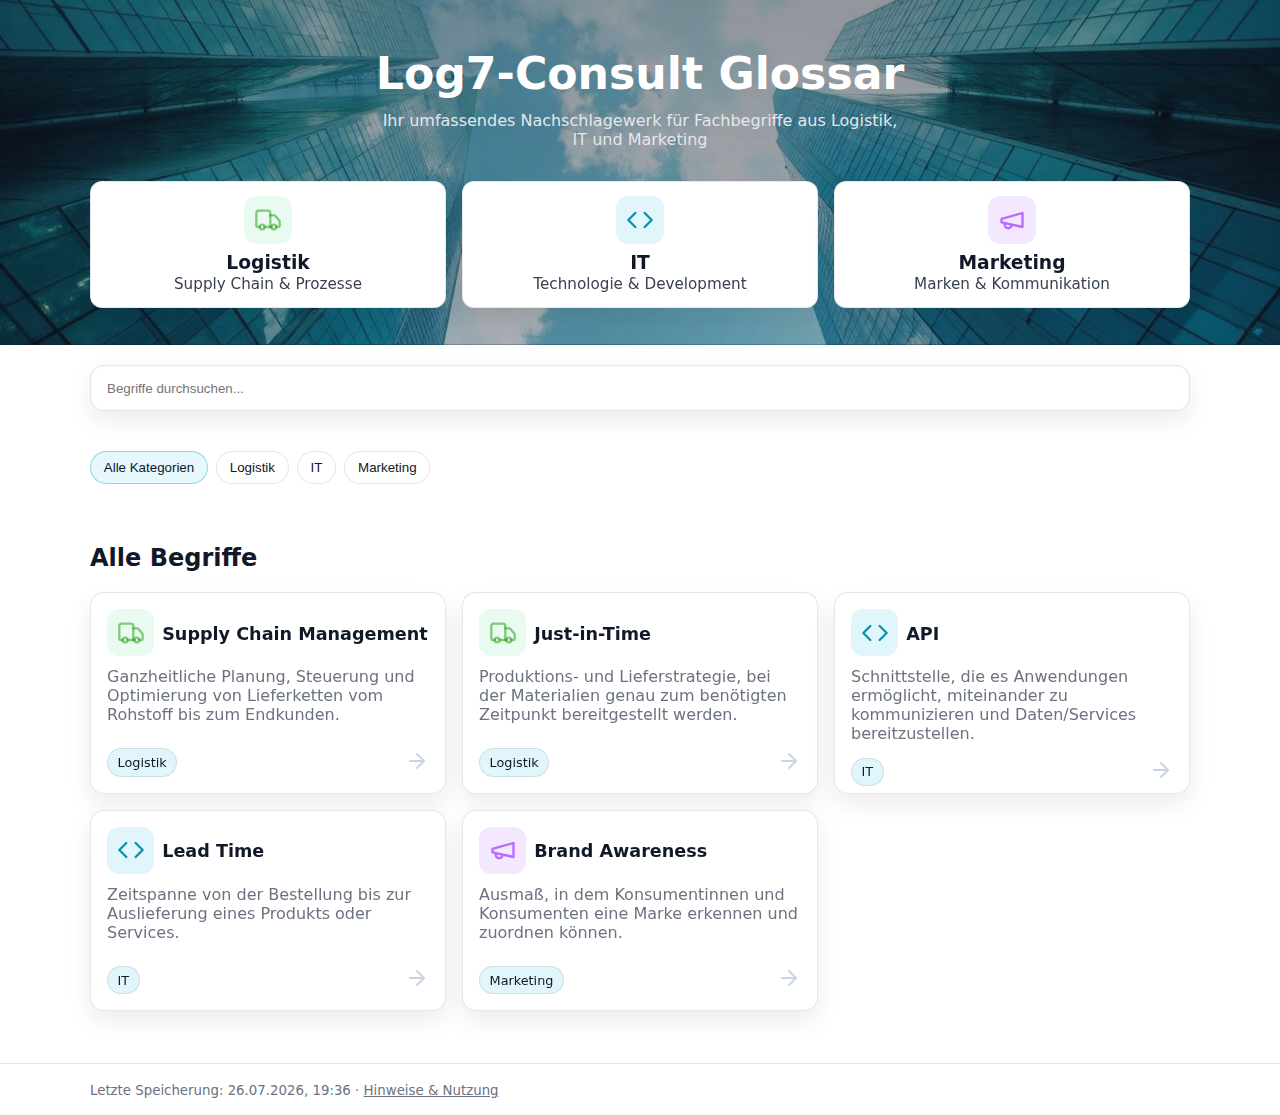
<file: docs/index.html>
<!doctype html>
<html lang="de">
<head>
  <meta charset="utf-8" />
  <meta name="viewport" content="width=device-width, initial-scale=1" />
  <meta name="color-scheme" content="light dark" />
  <title>Glossar – Logistik, IT & Marketing</title>
  <meta name="description" content="Glossar mit Begriffen aus Logistik, IT und Marketing – inklusive Suche, Filter und Detailseiten." />
  <link rel="icon" href="assets/images/favicon.ico" type="image/x-icon" />
  <link rel="stylesheet" href="css/styles.css" />
  <script defer src="js/glossar.js"></script>
</head>
<body>
  <a class="skip-link" href="#hauptinhalt">Zum Inhalt springen</a>

  <header class="site-header" role="banner">
    <div class="container header-inner hero">
      <h1 class="hero-title">Log7-Consult Glossar</h1>
      <p class="hero-subtitle">Ihr umfassendes Nachschlagewerk für Fachbegriffe aus Logistik, IT und Marketing</p>

      <div class="hero-categories" aria-label="Kategorien Überblick">
        <div class="hero-card">
          <div class="hero-icon" hero-icon="logistik" aria-hidden="true">
            <svg xmlns="http://www.w3.org/2000/svg" width="28" height="28" viewBox="0 0 24 24" fill="none" stroke="currentColor" stroke-width="2" stroke-linecap="round" stroke-linejoin="round"><path d="M14 18V6a2 2 0 0 0-2-2H4a2 2 0 0 0-2 2v11a1 1 0 0 0 1 1h2"></path><path d="M15 18H9"></path><path d="M19 18h2a1 1 0 0 0 1-1v-3.65a1 1 0 0 0-.22-.624l-3.48-4.35A1 1 0 0 0 17.52 8H14"></path><circle cx="17" cy="18" r="2"></circle><circle cx="7" cy="18" r="2"></circle></svg>
          </div>
          <h3 class="hero-card-title">Logistik</h3>
          <p class="hero-card-desc">Supply Chain & Prozesse</p>
        </div>

        <div class="hero-card">
          <div class="hero-icon" hero-icon="it" aria-hidden="true">
            <svg xmlns="http://www.w3.org/2000/svg" width="28" height="28" viewBox="0 0 24 24" fill="none" stroke="currentColor" stroke-width="2" stroke-linecap="round" stroke-linejoin="round"><polyline points="16 18 22 12 16 6"></polyline><polyline points="8 6 2 12 8 18"></polyline></svg>
          </div>
          <h3 class="hero-card-title">IT</h3>
          <p class="hero-card-desc">Technologie & Development</p>
        </div>

        <div class="hero-card">
          <div class="hero-icon" hero-icon="marketing" aria-hidden="true">
            <svg xmlns="http://www.w3.org/2000/svg" width="28" height="28" viewBox="0 0 24 24" fill="none" stroke="currentColor" stroke-width="2" stroke-linecap="round" stroke-linejoin="round"><path d="m3 11 18-5v12L3 14v-3z"></path><path d="M11.6 16.8a3 3 0 1 1-5.8-1.6"></path></svg>
          </div>
          <h3 class="hero-card-title">Marketing</h3>
          <p class="hero-card-desc">Marken & Kommunikation</p>
        </div>
      </div>
    </div>
  </header>

  <main id="hauptinhalt" class="container" role="main">
    <section id="suche" class="search-section" aria-labelledby="suche-ueberschrift">
      <div class="search-controls">
        <input id="suchfeld" type="search" inputmode="search" placeholder="Begriffe durchsuchen..." aria-describedby="suche-hinweis suche-status" autocomplete="off" />
        <div id="suche-status" class="sr-only" role="status" aria-live="polite"></div>
      </div>
    </section>

    <section id="kategorien" class="filter-section" aria-labelledby="filter-ueberschrift">
      <div class="filter-controls" role="group" aria-label="Kategorie-Filter">
        <button class="filter-btn is-active" data-category="alle" aria-pressed="true">Alle Kategorien</button>
        <button class="filter-btn" data-category="logistik" aria-pressed="false">Logistik</button>
        <button class="filter-btn" data-category="it" aria-pressed="false">IT</button>
        <button class="filter-btn" data-category="marketing" aria-pressed="false">Marketing</button>
      </div>
    </section>

    <section id="begriffe" class="terms-section" aria-labelledby="begriffe-ueberschrift">
      <h2 id="begriffe-ueberschrift">Alle Begriffe</h2>
      <ul class="card-grid" id="termListe">
        <li class="card" data-category="logistik">
          <a href="begriffe/supply-chain-management.html" class="card-link">
            <div class="card-title-row">
              <div class="hero-icon" hero-icon="logistik" aria-hidden="true">
                <svg xmlns="http://www.w3.org/2000/svg" width="28" height="28" viewBox="0 0 24 24" fill="none" stroke="currentColor" stroke-width="2" stroke-linecap="round" stroke-linejoin="round"><path d="M14 18V6a2 2 0 0 0-2-2H4a2 2 0 0 0-2 2v11a1 1 0 0 0 1 1h2"></path><path d="M15 18H9"></path><path d="M19 18h2a1 1 0 0 0 1-1v-3.65a1 1 0 0 0-.22-.624l-3.48-4.35A1 1 0 0 0 17.52 8H14"></path><circle cx="17" cy="18" r="2"></circle><circle cx="7" cy="18" r="2"></circle></svg>
              </div>
              <h3 class="term-title">Supply Chain Management</h3>
            </div>
            <p class="term-description">Ganzheitliche Planung, Steuerung und Optimierung von Lieferketten vom Rohstoff bis zum Endkunden.</p>
            <div class="card-bottom-row">
              <div class="term-meta">
                <span class="chip" data-chip="logistik">Logistik</span>
              </div>
              <span class="card-arrow" aria-hidden="true">
                <svg width="24" height="24" viewBox="0 0 24 24" fill="none" stroke="currentColor" stroke-width="2" stroke-linecap="round" stroke-linejoin="round"><line x1="5" y1="12" x2="19" y2="12"></line><polyline points="12 5 19 12 12 19"></polyline></svg>
              </span>
            </div>
          </a>
        </li>
        <li class="card" data-category="logistik">
          <a href="begriffe/just-in-time.html" class="card-link">
            <div class="card-title-row">
              <div class="hero-icon" hero-icon="logistik" aria-hidden="true">
                <svg xmlns="http://www.w3.org/2000/svg" width="28" height="28" viewBox="0 0 24 24" fill="none" stroke="currentColor" stroke-width="2" stroke-linecap="round" stroke-linejoin="round"><path d="M14 18V6a2 2 0 0 0-2-2H4a2 2 0 0 0-2 2v11a1 1 0 0 0 1 1h2"></path><path d="M15 18H9"></path><path d="M19 18h2a1 1 0 0 0 1-1v-3.65a1 1 0 0 0-.22-.624l-3.48-4.35A1 1 0 0 0 17.52 8H14"></path><circle cx="17" cy="18" r="2"></circle><circle cx="7" cy="18" r="2"></circle></svg>
              </div>
              <h3 class="term-title">Just-in-Time</h3>
            </div>
            <p class="term-description">Produktions- und Lieferstrategie, bei der Materialien genau zum benötigten Zeitpunkt bereitgestellt werden.</p>
            <div class="card-bottom-row">
              <div class="term-meta">
                <span class="chip" data-chip="logistik">Logistik</span>
              </div>
              <span class="card-arrow" aria-hidden="true">
                <svg width="24" height="24" viewBox="0 0 24 24" fill="none" stroke="currentColor" stroke-width="2" stroke-linecap="round" stroke-linejoin="round"><line x1="5" y1="12" x2="19" y2="12"></line><polyline points="12 5 19 12 12 19"></polyline></svg>
              </span>
            </div>
          </a>
        </li>
        <li class="card" data-category="it">
          <a href="begriffe/api.html" class="card-link">
            <div class="card-title-row">
              <div class="hero-icon" hero-icon="it" aria-hidden="true">
                <svg xmlns="http://www.w3.org/2000/svg" width="28" height="28" viewBox="0 0 24 24" fill="none" stroke="currentColor" stroke-width="2" stroke-linecap="round" stroke-linejoin="round"><polyline points="16 18 22 12 16 6"></polyline><polyline points="8 6 2 12 8 18"></polyline></svg>
              </div>
              <h3 class="term-title">API</h3>
            </div>
            <p class="term-description">Schnittstelle, die es Anwendungen ermöglicht, miteinander zu kommunizieren und Daten/Services bereitzustellen.</p>
            <div class="card-bottom-row">
              <div class="term-meta">
                <span class="chip" data-chip="it">IT</span>
              </div>
              <span class="card-arrow" aria-hidden="true">
                <svg width="24" height="24" viewBox="0 0 24 24" fill="none" stroke="currentColor" stroke-width="2" stroke-linecap="round" stroke-linejoin="round"><line x1="5" y1="12" x2="19" y2="12"></line><polyline points="12 5 19 12 12 19"></polyline></svg>
              </span>
            </div>
          </a>
        </li>
        <li class="card" data-category="it">
          <a href="begriffe/lead-time.html" class="card-link">
            <div class="card-title-row">
              <div class="hero-icon" hero-icon="it" aria-hidden="true">
                <svg xmlns="http://www.w3.org/2000/svg" width="28" height="28" viewBox="0 0 24 24" fill="none" stroke="currentColor" stroke-width="2" stroke-linecap="round" stroke-linejoin="round"><polyline points="16 18 22 12 16 6"></polyline><polyline points="8 6 2 12 8 18"></polyline></svg>
              </div>
              <h3 class="term-title">Lead Time</h3>
            </div>
            <p class="term-description">Zeitspanne von der Bestellung bis zur Auslieferung eines Produkts oder Services.</p>
            <div class="card-bottom-row">
              <div class="term-meta">
                <span class="chip" data-chip="it">IT</span>
              </div>
              <span class="card-arrow" aria-hidden="true">
                <svg width="24" height="24" viewBox="0 0 24 24" fill="none" stroke="currentColor" stroke-width="2" stroke-linecap="round" stroke-linejoin="round"><line x1="5" y1="12" x2="19" y2="12"></line><polyline points="12 5 19 12 12 19"></polyline></svg>
              </span>
            </div>
          </a>
        </li>
        <li class="card" data-category="marketing">
          <a href="begriffe/brand-awareness.html" class="card-link">
            <div class="card-title-row">
              <div class="hero-icon" hero-icon="marketing" aria-hidden="true">
                <svg xmlns="http://www.w3.org/2000/svg" width="28" height="28" viewBox="0 0 24 24" fill="none" stroke="currentColor" stroke-width="2" stroke-linecap="round" stroke-linejoin="round"><path d="m3 11 18-5v12L3 14v-3z"></path><path d="M11.6 16.8a3 3 0 1 1-5.8-1.6"></path></svg>
              </div>
              <h3 class="term-title">Brand Awareness</h3>
            </div>
            <p class="term-description">Ausmaß, in dem Konsumentinnen und Konsumenten eine Marke erkennen und zuordnen können.</p>
            <div class="card-bottom-row">
              <div class="term-meta">
                <span class="chip" data-chip="marketing">Marketing</span>
              </div>
              <span class="card-arrow" aria-hidden="true">
                <svg width="24" height="24" viewBox="0 0 24 24" fill="none" stroke="currentColor" stroke-width="2" stroke-linecap="round" stroke-linejoin="round"><line x1="5" y1="12" x2="19" y2="12"></line><polyline points="12 5 19 12 12 19"></polyline></svg>
              </span>
            </div>
          </a>
        </li>
      </ul>
      <p class="no-results" hidden>Keine Treffer. Bitte Suchbegriff anpassen oder Filter zurücksetzen.</p>
    </section>
  </main>

  <footer class="site-footer" role="contentinfo">
    <div class="container">
      <small>
        Letzte Speicherung: <time id="lastUpdated" datetime=""></time>
        <span aria-hidden="true">·</span>
        <a href="README.md">Hinweise & Nutzung</a>
      </small>
    </div>
  </footer>
</body>
</html>
</file>
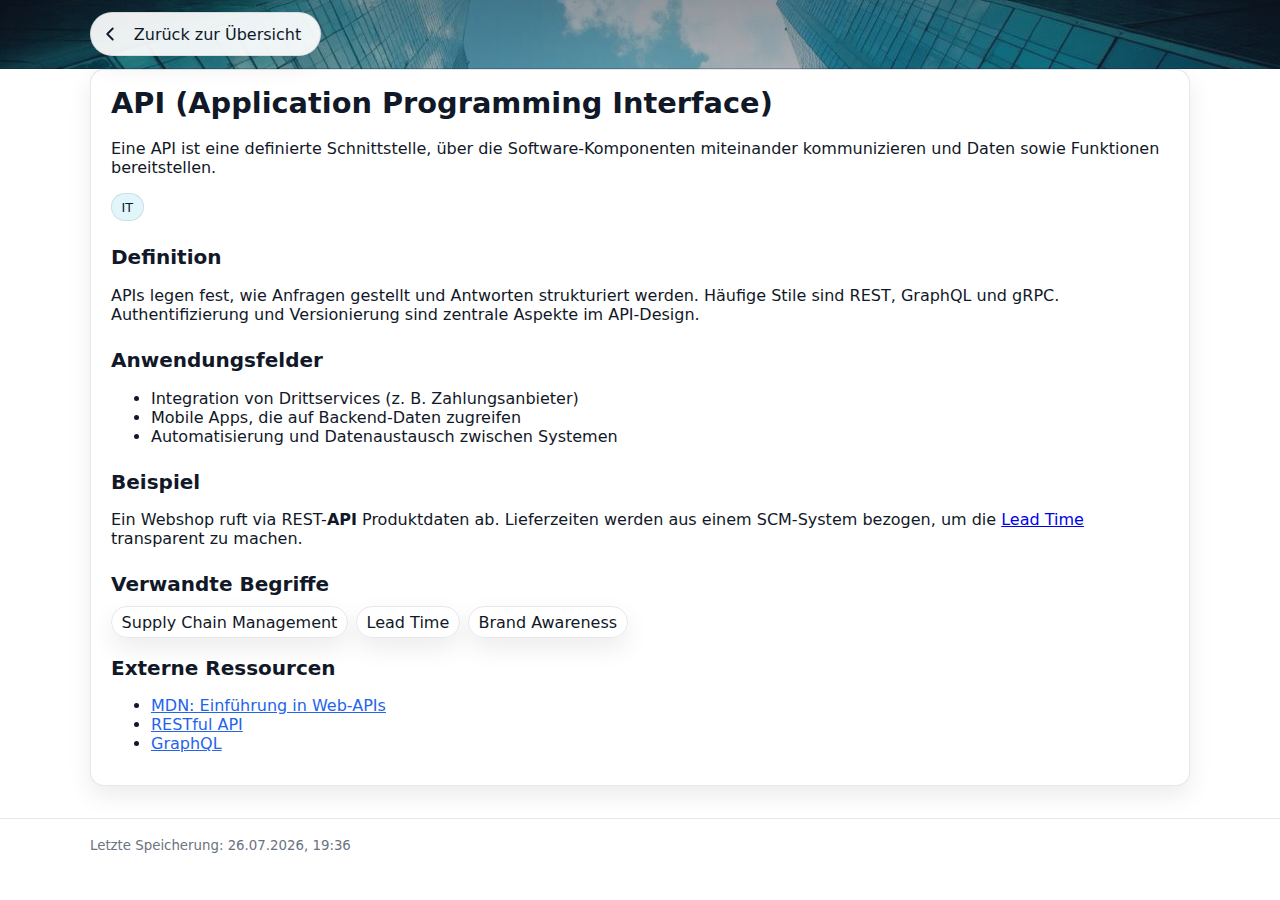
<file: docs/begriffe/api.html>
<!doctype html>
<html lang="de">
<head>
  <meta charset="utf-8" />
  <meta name="viewport" content="width=device-width, initial-scale=1" />
  <title>API – Glossar</title>
  <link rel="stylesheet" href="../css/styles.css" />
  <script defer src="../js/glossar.js"></script>
</head>
<body>
  <a class="skip-link" href="#inhalt">Zum Inhalt springen</a>
  <header class="site-header">
    <div class="container header-inner">
      <a class="back-link" href="../index.html#begriffe" aria-label="Zurück zur Übersicht">
        <svg
          xmlns="http://www.w3.org/2000/svg"
          width="22"
          height="22"
          viewBox="0 0 24 24"
          fill="none"
          stroke="currentColor"
          stroke-width="2"
          stroke-linecap="round"
          stroke-linejoin="round"
        >
          <polyline points="15 18 9 12 15 6"></polyline>
        </svg>
        <span class="back-text">Zurück zur Übersicht</span>
      </a>
      <button class="nav-toggle" aria-expanded="false" aria-controls="site-nav"><span class="nav-toggle-bar"></span><span class="nav-toggle-bar"></span><span class="nav-toggle-bar"></span><span class="sr-only">Navigation</span></button>
      <nav id="site-nav" class="site-nav" aria-label="Navigation">
        <ul>
        </ul>
      </nav>
    </div>
  </header>

  <main id="inhalt" class="container">
    <article class="article">
      <header>
        <h1>API (Application Programming Interface)</h1>
        <p class="term-description">Eine API ist eine definierte Schnittstelle, über die Software-Komponenten miteinander kommunizieren und Daten sowie Funktionen bereitstellen.</p>
        <div class="term-meta"><span class="chip" data-chip="it">IT</span></div>
      </header>

      <section>
        <h2>Definition</h2>
        <p>APIs legen fest, wie Anfragen gestellt und Antworten strukturiert werden. Häufige Stile sind REST, GraphQL und gRPC. Authentifizierung und Versionierung sind zentrale Aspekte im API-Design.</p>
      </section>

      <section>
        <h2>Anwendungsfelder</h2>
        <ul>
          <li>Integration von Drittservices (z. B. Zahlungsanbieter)</li>
          <li>Mobile Apps, die auf Backend-Daten zugreifen</li>
          <li>Automatisierung und Datenaustausch zwischen Systemen</li>
        </ul>
      </section>

      <section>
        <h2>Beispiel</h2>
        <p>Ein Webshop ruft via REST-<strong>API</strong> Produktdaten ab. Lieferzeiten werden aus einem SCM-System bezogen, um die <a href="lead-time.html">Lead Time</a> transparent zu machen.</p>
      </section>

      <section>
        <h2>Verwandte Begriffe</h2>
        <ul class="related">
          <li><a href="supply-chain-management.html">Supply Chain Management</a></li>
          <li><a href="lead-time.html">Lead Time</a></li>
          <li><a href="brand-awareness.html">Brand Awareness</a></li>
        </ul>
      </section>

      <section class="ext-links">
        <h2>Externe Ressourcen</h2>
        <ul>
          <li><a href="https://developer.mozilla.org/de/docs/Learn/JavaScript/Client-side_web_APIs/Introduction" target="_blank" rel="noopener">MDN: Einführung in Web-APIs</a></li>
          <li><a href="https://restfulapi.net/" target="_blank" rel="noopener">RESTful API</a></li>
          <li><a href="https://graphql.org/" target="_blank" rel="noopener">GraphQL</a></li>
        </ul>
      </section>
    </article>
  </main>

  <footer class="site-footer"><div class="container"><small>Letzte Speicherung: <time id="lastUpdated" datetime=""></time></small></div></footer>
</body>
</html>
</file>
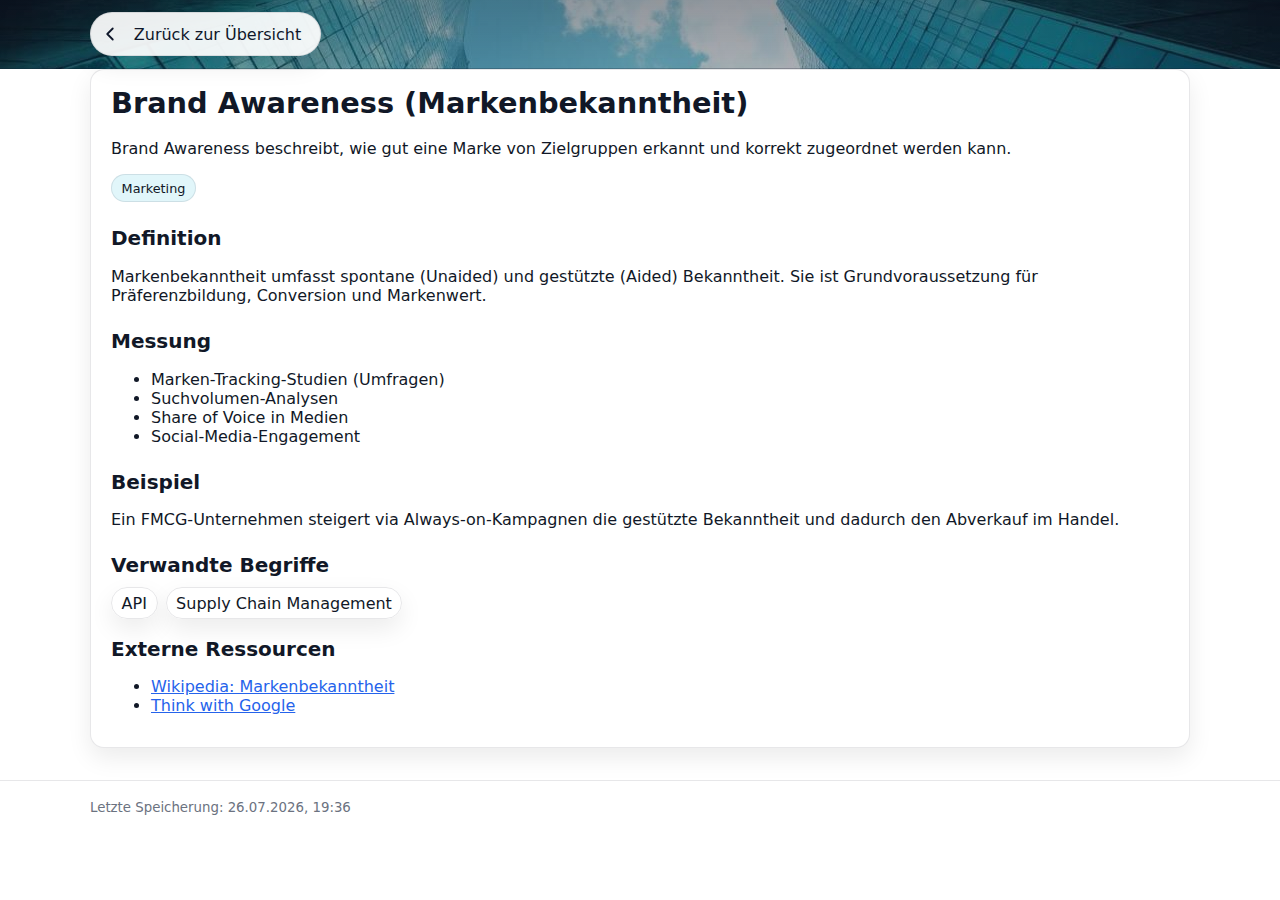
<file: docs/begriffe/brand-awareness.html>
<!doctype html>
<html lang="de">
<head>
  <meta charset="utf-8" />
  <meta name="viewport" content="width=device-width, initial-scale=1" />
  <title>Brand Awareness – Glossar</title>
  <link rel="stylesheet" href="../css/styles.css" />
  <script defer src="../js/glossar.js"></script>
</head>
<body>
  <a class="skip-link" href="#inhalt">Zum Inhalt springen</a>
  <header class="site-header">
    <div class="container header-inner">
      <a class="back-link" href="../index.html#begriffe" aria-label="Zurück zur Übersicht">
        <svg
          xmlns="http://www.w3.org/2000/svg"
          width="22"
          height="22"
          viewBox="0 0 24 24"
          fill="none"
          stroke="currentColor"
          stroke-width="2"
          stroke-linecap="round"
          stroke-linejoin="round"
        >
          <polyline points="15 18 9 12 15 6"></polyline>
        </svg>
        <span class="back-text">Zurück zur Übersicht</span>
      </a>
      <button class="nav-toggle" aria-expanded="false" aria-controls="site-nav"><span class="nav-toggle-bar"></span><span class="nav-toggle-bar"></span><span class="nav-toggle-bar"></span><span class="sr-only">Navigation</span></button>
      <nav id="site-nav" class="site-nav" aria-label="Navigation">
        <ul>
        </ul>
      </nav>
    </div>
  </header>

  <main id="inhalt" class="container">
    <article class="article">
      <header>
        <h1>Brand Awareness (Markenbekanntheit)</h1>
        <p class="term-description">Brand Awareness beschreibt, wie gut eine Marke von Zielgruppen erkannt und korrekt zugeordnet werden kann.</p>
        <div class="term-meta"><span class="chip" data-chip="marketing">Marketing</span></div>
      </header>

      <section>
        <h2>Definition</h2>
        <p>Markenbekanntheit umfasst spontane (Unaided) und gestützte (Aided) Bekanntheit. Sie ist Grundvoraussetzung für Präferenzbildung, Conversion und Markenwert.</p>
      </section>

      <section>
        <h2>Messung</h2>
        <ul>
          <li>Marken-Tracking-Studien (Umfragen)</li>
          <li>Suchvolumen-Analysen</li>
          <li>Share of Voice in Medien</li>
          <li>Social-Media-Engagement</li>
        </ul>
      </section>

      <section>
        <h2>Beispiel</h2>
        <p>Ein FMCG-Unternehmen steigert via Always-on-Kampagnen die gestützte Bekanntheit und dadurch den Abverkauf im Handel.</p>
      </section>

      <section>
        <h2>Verwandte Begriffe</h2>
        <ul class="related">
          <li><a href="api.html">API</a></li>
          <li><a href="supply-chain-management.html">Supply Chain Management</a></li>
        </ul>
      </section>

      <section class="ext-links">
        <h2>Externe Ressourcen</h2>
        <ul>
          <li><a href="https://de.wikipedia.org/wiki/Markenbekanntheit" target="_blank" rel="noopener">Wikipedia: Markenbekanntheit</a></li>
          <li><a href="https://www.thinkwithgoogle.com/intl/de-de/" target="_blank" rel="noopener">Think with Google</a></li>
        </ul>
      </section>
    </article>
  </main>

  <footer class="site-footer"><div class="container"><small>Letzte Speicherung: <time id="lastUpdated" datetime=""></time></small></div></footer>
</body>
</html>
</file>
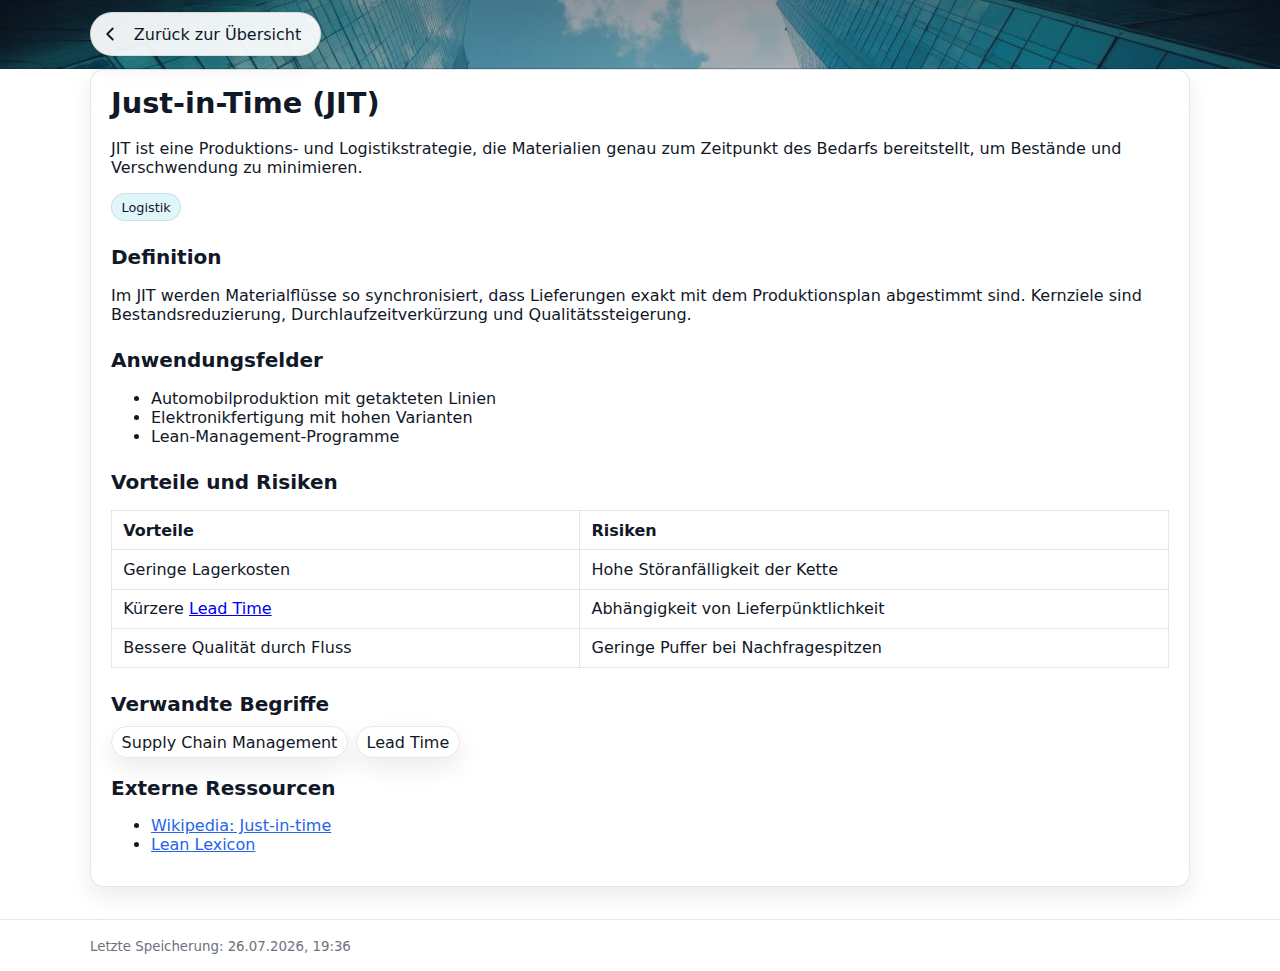
<file: docs/begriffe/just-in-time.html>
<!doctype html>
<html lang="de">
<head>
  <meta charset="utf-8" />
  <meta name="viewport" content="width=device-width, initial-scale=1" />
  <title>Just-in-Time – Glossar</title>
  <link rel="stylesheet" href="../css/styles.css" />
  <script defer src="../js/glossar.js"></script>
</head>
<body>
  <a class="skip-link" href="#inhalt">Zum Inhalt springen</a>
  <header class="site-header">
    <div class="container header-inner">
      <a class="back-link" href="../index.html#begriffe" aria-label="Zurück zur Übersicht">
        <svg
          xmlns="http://www.w3.org/2000/svg"
          width="22"
          height="22"
          viewBox="0 0 24 24"
          fill="none"
          stroke="currentColor"
          stroke-width="2"
          stroke-linecap="round"
          stroke-linejoin="round"
        >
          <polyline points="15 18 9 12 15 6"></polyline>
        </svg>
        <span class="back-text">Zurück zur Übersicht</span>
      </a>
      <button class="nav-toggle" aria-expanded="false" aria-controls="site-nav"><span class="nav-toggle-bar"></span><span class="nav-toggle-bar"></span><span class="nav-toggle-bar"></span><span class="sr-only">Navigation</span></button>
      <nav id="site-nav" class="site-nav" aria-label="Navigation">
        <ul>
        </ul>
      </nav>
    </div>
  </header>

  <main id="inhalt" class="container">
    <article class="article">
      <header>
        <h1>Just-in-Time (JIT)</h1>
        <p class="term-description">JIT ist eine Produktions- und Logistikstrategie, die Materialien genau zum Zeitpunkt des Bedarfs bereitstellt, um Bestände und Verschwendung zu minimieren.</p>
        <div class="term-meta"><span class="chip" data-chip="logistik">Logistik</span></div>
      </header>

      <section>
        <h2>Definition</h2>
        <p>Im JIT werden Materialflüsse so synchronisiert, dass Lieferungen exakt mit dem Produktionsplan abgestimmt sind. Kernziele sind Bestandsreduzierung, Durchlaufzeitverkürzung und Qualitätssteigerung.</p>
      </section>

      <section>
        <h2>Anwendungsfelder</h2>
        <ul>
          <li>Automobilproduktion mit getakteten Linien</li>
          <li>Elektronikfertigung mit hohen Varianten</li>
          <li>Lean-Management-Programme</li>
        </ul>
      </section>

      <section>
        <h2>Vorteile und Risiken</h2>
        <table class="table">
          <thead><tr><th>Vorteile</th><th>Risiken</th></tr></thead>
          <tbody>
            <tr><td>Geringe Lagerkosten</td><td>Hohe Störanfälligkeit der Kette</td></tr>
            <tr><td>Kürzere <a href="lead-time.html">Lead Time</a></td><td>Abhängigkeit von Lieferpünktlichkeit</td></tr>
            <tr><td>Bessere Qualität durch Fluss</td><td>Geringe Puffer bei Nachfragespitzen</td></tr>
          </tbody>
        </table>
      </section>

      <section>
        <h2>Verwandte Begriffe</h2>
        <ul class="related">
          <li><a href="supply-chain-management.html">Supply Chain Management</a></li>
          <li><a href="lead-time.html">Lead Time</a></li>
        </ul>
      </section>

      <section class="ext-links">
        <h2>Externe Ressourcen</h2>
        <ul>
          <li><a href="https://de.wikipedia.org/wiki/Just-in-time-Produktion" target="_blank" rel="noopener">Wikipedia: Just-in-time</a></li>
          <li><a href="https://www.lean.org/lexicon/" target="_blank" rel="noopener">Lean Lexicon</a></li>
        </ul>
      </section>
    </article>
  </main>

  <footer class="site-footer"><div class="container"><small>Letzte Speicherung: <time id="lastUpdated" datetime=""></time></small></div></footer>
</body>
</html>
</file>
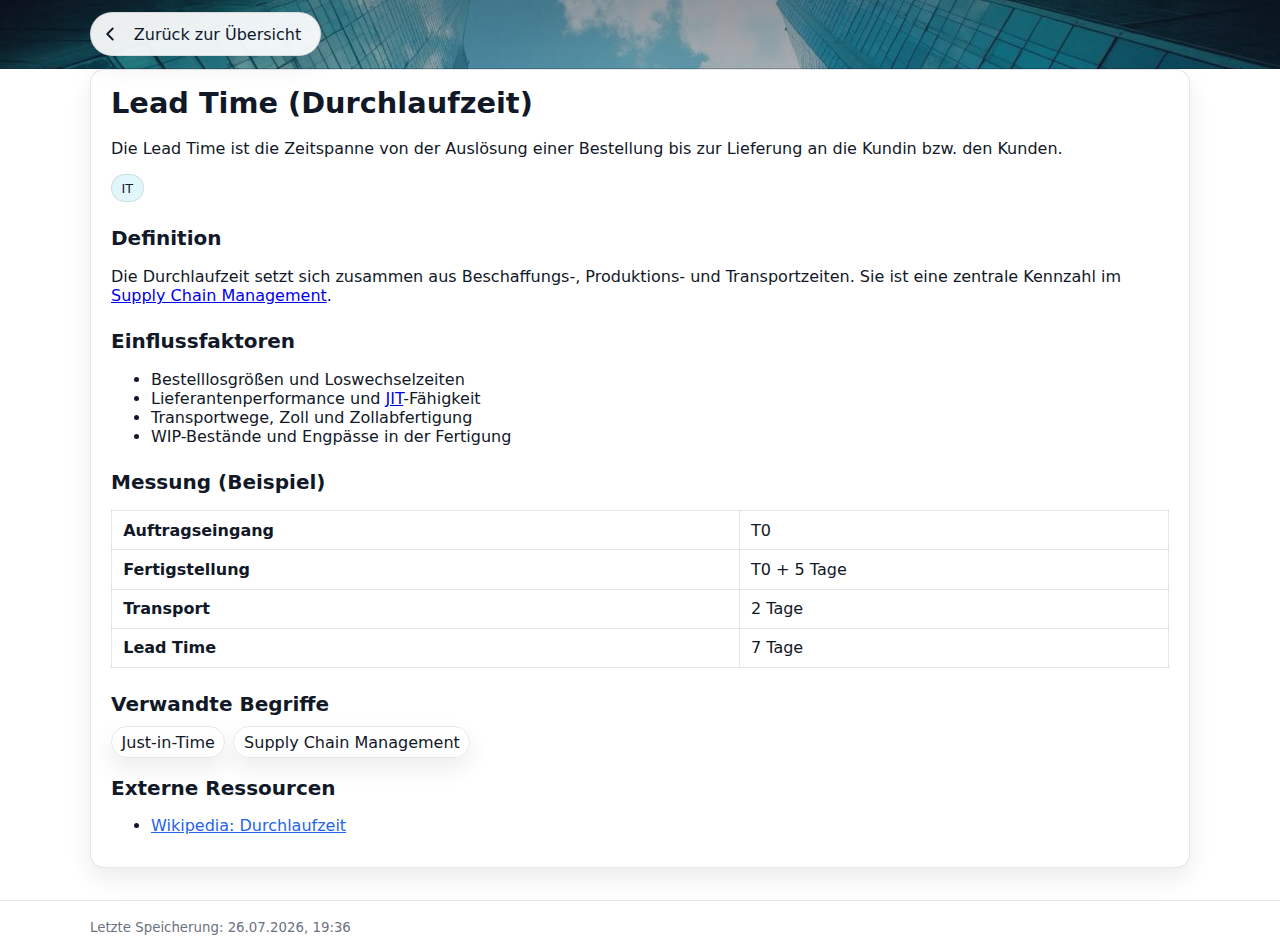
<file: docs/begriffe/lead-time.html>
<!doctype html>
<html lang="de">
<head>
  <meta charset="utf-8" />
  <meta name="viewport" content="width=device-width, initial-scale=1" />
  <title>Lead Time – Glossar</title>
  <link rel="stylesheet" href="/docs/css/styles.css" />
  <script defer src="/docs/js/glossar.js"></script>
</head>
<body>
  <a class="skip-link" href="#inhalt">Zum Inhalt springen</a>
  <header class="site-header">
    <div class="container header-inner">
      <a class="back-link" href="/docs/index.html#begriffe" aria-label="Zurück zur Übersicht">
        <svg
          xmlns="http://www.w3.org/2000/svg"
          width="22"
          height="22"
          viewBox="0 0 24 24"
          fill="none"
          stroke="currentColor"
          stroke-width="2"
          stroke-linecap="round"
          stroke-linejoin="round"
        >
          <polyline points="15 18 9 12 15 6"></polyline>
        </svg>
        <span class="back-text">Zurück zur Übersicht</span>
      </a>
      <button class="nav-toggle" aria-expanded="false" aria-controls="site-nav"><span class="nav-toggle-bar"></span><span class="nav-toggle-bar"></span><span class="nav-toggle-bar"></span><span class="sr-only">Navigation</span></button>
      <nav id="site-nav" class="site-nav" aria-label="Navigation">
        <ul>
        </ul>
      </nav>
    </div>
  </header>

  <main id="inhalt" class="container">
    <article class="article">
      <header>
        <h1>Lead Time (Durchlaufzeit)</h1>
        <p class="term-description">Die Lead Time ist die Zeitspanne von der Auslösung einer Bestellung bis zur Lieferung an die Kundin bzw. den Kunden.</p>
        <div class="term-meta"><span class="chip" data-chip="it">IT</span></div>
      </header>

      <section>
        <h2>Definition</h2>
        <p>Die Durchlaufzeit setzt sich zusammen aus Beschaffungs-, Produktions- und Transportzeiten. Sie ist eine zentrale Kennzahl im <a href="/docs/begriffe/supply-chain-management.html">Supply Chain Management</a>.</p>
      </section>

      <section>
        <h2>Einflussfaktoren</h2>
        <ul>
          <li>Bestelllosgrößen und Loswechselzeiten</li>
          <li>Lieferantenperformance und <a href="/docs/begriffe/just-in-time.html">JIT</a>-Fähigkeit</li>
          <li>Transportwege, Zoll und Zollabfertigung</li>
          <li>WIP-Bestände und Engpässe in der Fertigung</li>
        </ul>
      </section>

      <section>
        <h2>Messung (Beispiel)</h2>
        <table class="table">
          <tbody>
            <tr><th>Auftragseingang</th><td>T0</td></tr>
            <tr><th>Fertigstellung</th><td>T0 + 5 Tage</td></tr>
            <tr><th>Transport</th><td>2 Tage</td></tr>
            <tr><th>Lead Time</th><td>7 Tage</td></tr>
          </tbody>
        </table>
      </section>

      <section>
        <h2>Verwandte Begriffe</h2>
        <ul class="related">
          <li><a href="/docs/begriffe/just-in-time.html">Just-in-Time</a></li>
          <li><a href="/docs/begriffe/supply-chain-management.html">Supply Chain Management</a></li>
        </ul>
      </section>

      <section class="ext-links">
        <h2>Externe Ressourcen</h2>
        <ul>
          <li><a href="https://de.wikipedia.org/wiki/Durchlaufzeit" target="_blank" rel="noopener">Wikipedia: Durchlaufzeit</a></li>
        </ul>
      </section>
    </article>
  </main>

  <footer class="site-footer"><div class="container"><small>Letzte Speicherung: <time id="lastUpdated" datetime=""></time></small></div></footer>
</body>
</html>
</file>
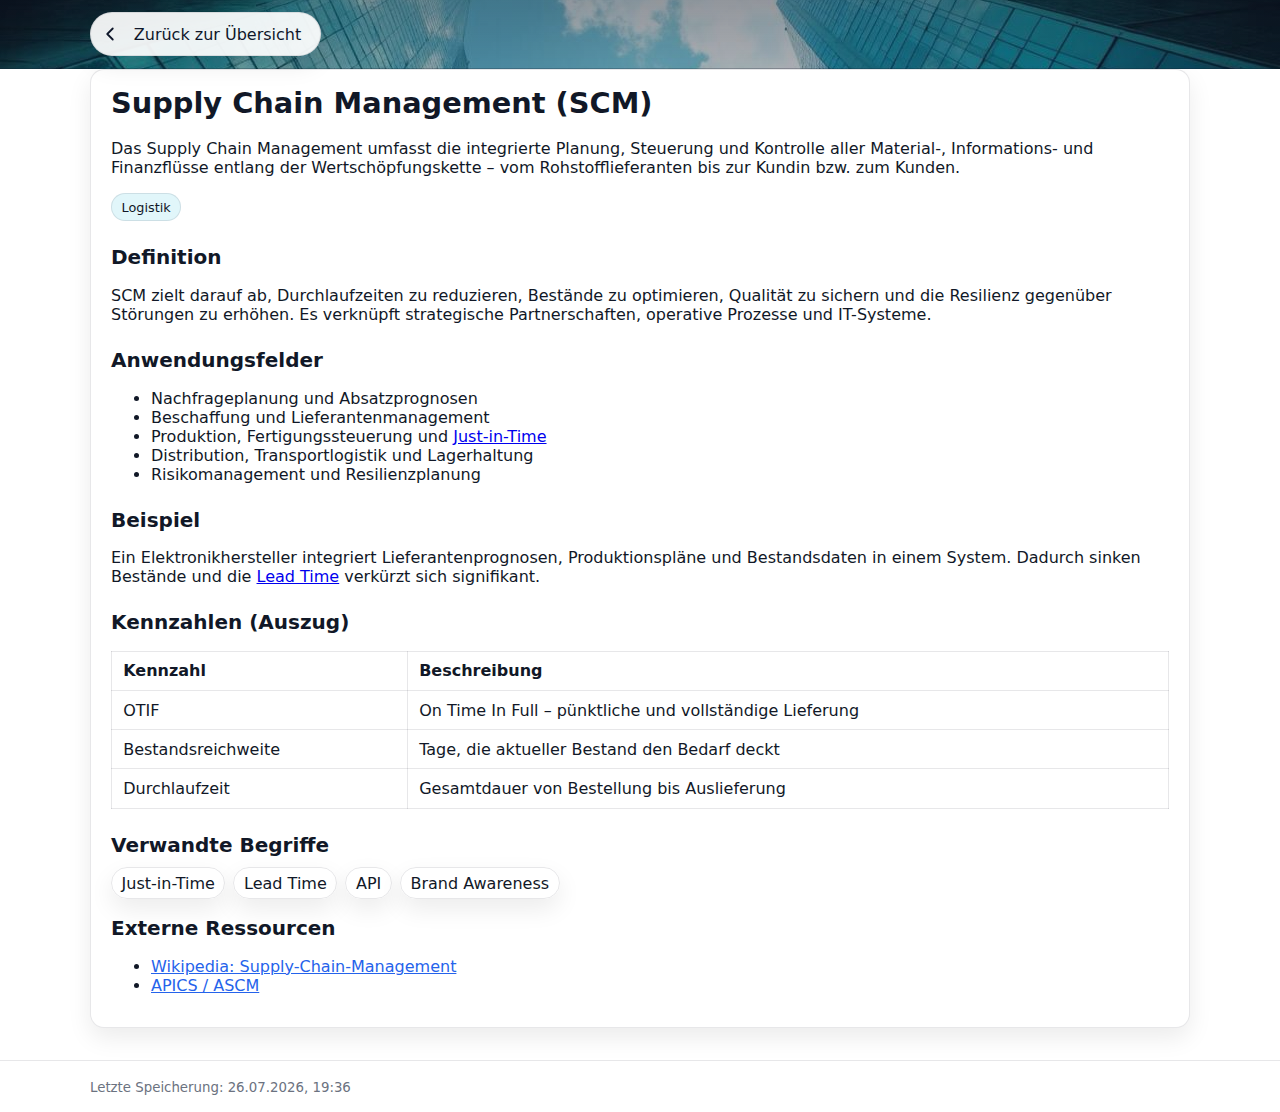
<file: docs/begriffe/supply-chain-management.html>
<!doctype html>
<html lang="de">
<head>
  <meta charset="utf-8" />
  <meta name="viewport" content="width=device-width, initial-scale=1" />
  <title>Supply Chain Management – Glossar</title>
  <link rel="stylesheet" href="../css/styles.css" />
  <script defer src="../js/glossar.js"></script>
</head>
<body>
  <a class="skip-link" href="#inhalt">Zum Inhalt springen</a>
  <header class="site-header">
    <div class="container header-inner">
      <a class="back-link" href="../index.html#begriffe" aria-label="Zurück zur Übersicht">
        <svg xmlns="http://www.w3.org/2000/svg" width="22" height="22" viewBox="0 0 24 24" fill="none" stroke="currentColor" stroke-width="2" stroke-linecap="round" stroke-linejoin="round"><polyline points="15 18 9 12 15 6"></polyline></svg>
        <span class="back-text">Zurück zur Übersicht</span>
      </a>
      <button class="nav-toggle" aria-expanded="false" aria-controls="site-nav"><span class="nav-toggle-bar"></span><span class="nav-toggle-bar"></span><span class="nav-toggle-bar"></span><span class="sr-only">Navigation</span></button>
      <nav id="site-nav" class="site-nav" aria-label="Navigation">
        <ul>
        </ul>
      </nav>
    </div>
  </header>

  <main id="inhalt" class="container">
    <article class="article" typeof="Article">
      <header>
        <h1>Supply Chain Management (SCM)</h1>
        <p class="term-description">Das Supply Chain Management umfasst die integrierte Planung, Steuerung und Kontrolle aller Material-, Informations- und Finanzflüsse entlang der Wertschöpfungskette – vom Rohstofflieferanten bis zur Kundin bzw. zum Kunden.</p>
        <div class="term-meta">
          <span class="chip" data-chip="logistik">Logistik</span>
        </div>
      </header>

      <section>
        <h2>Definition</h2>
        <p>SCM zielt darauf ab, Durchlaufzeiten zu reduzieren, Bestände zu optimieren, Qualität zu sichern und die Resilienz gegenüber Störungen zu erhöhen. Es verknüpft strategische Partnerschaften, operative Prozesse und IT-Systeme.</p>
      </section>

      <section>
        <h2>Anwendungsfelder</h2>
        <ul>
          <li>Nachfrageplanung und Absatzprognosen</li>
          <li>Beschaffung und Lieferantenmanagement</li>
          <li>Produktion, Fertigungssteuerung und <a href="/docs/begriffe/just-in-time.html">Just-in-Time</a></li>
          <li>Distribution, Transportlogistik und Lagerhaltung</li>
          <li>Risikomanagement und Resilienzplanung</li>
        </ul>
      </section>

      <section>
        <h2>Beispiel</h2>
        <p>Ein Elektronikhersteller integriert Lieferantenprognosen, Produktionspläne und Bestandsdaten in einem System. Dadurch sinken Bestände und die <a href="/docs/begriffe/lead-time.html">Lead Time</a> verkürzt sich signifikant.</p>
      </section>

      <section>
        <h2>Kennzahlen (Auszug)</h2>
        <table class="table">
          <thead>
            <tr><th>Kennzahl</th><th>Beschreibung</th></tr>
          </thead>
          <tbody>
            <tr><td>OTIF</td><td>On Time In Full – pünktliche und vollständige Lieferung</td></tr>
            <tr><td>Bestandsreichweite</td><td>Tage, die aktueller Bestand den Bedarf deckt</td></tr>
            <tr><td>Durchlaufzeit</td><td>Gesamtdauer von Bestellung bis Auslieferung</td></tr>
          </tbody>
        </table>
      </section>

      <section>
        <h2>Verwandte Begriffe</h2>
        <ul class="related">
          <li><a href="just-in-time.html">Just-in-Time</a></li>
          <li><a href="lead-time.html">Lead Time</a></li>
          <li><a href="api.html">API</a></li>
          <li><a href="brand-awareness.html">Brand Awareness</a></li>
        </ul>
      </section>

      <section class="ext-links">
        <h2>Externe Ressourcen</h2>
        <ul>
          <li><a href="https://de.wikipedia.org/wiki/Supply-Chain-Management" target="_blank" rel="noopener">Wikipedia: Supply-Chain-Management</a></li>
          <li><a href="https://www.apics.org/" target="_blank" rel="noopener">APICS / ASCM</a></li>
        </ul>
      </section>
    </article>
  </main>

  <footer class="site-footer">
    <div class="container">
      <small>Letzte Speicherung: <time id="lastUpdated" datetime=""></time></small>
    </div>
  </footer>
</body>
</html>
</file>
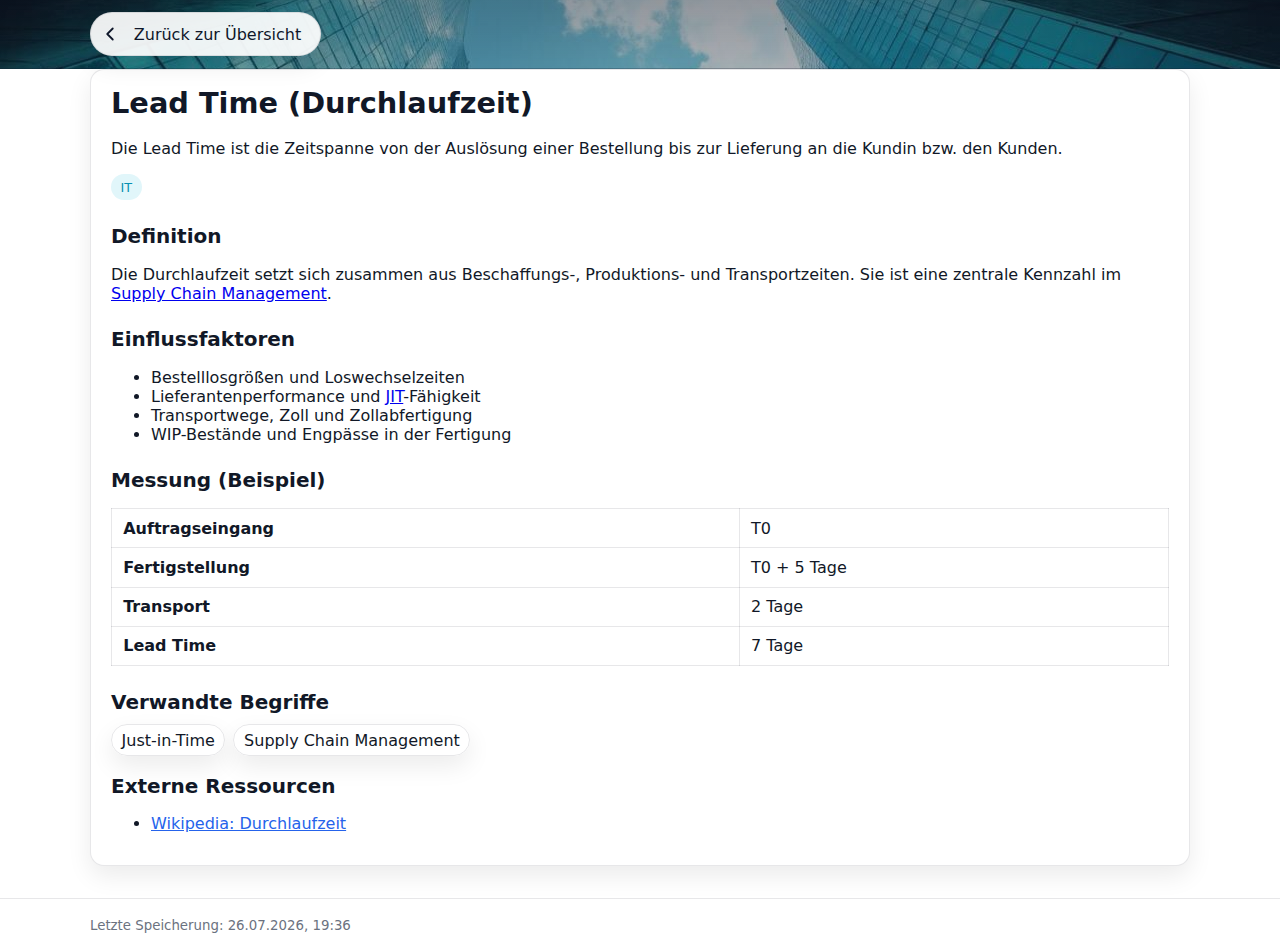
<file: glossar-project/begriffe/lead-time.html>
<!doctype html>
<html lang="de">
<head>
  <meta charset="utf-8" />
  <meta name="viewport" content="width=device-width, initial-scale=1" />
  <title>Lead Time – Glossar</title>
  <link rel="stylesheet" href="../css/styles.css" />
  <script defer src="../js/glossar.js"></script>
</head>
<body>
  <a class="skip-link" href="#inhalt">Zum Inhalt springen</a>
  <header class="site-header">
    <div class="container header-inner">
      <a class="back-link" href="../index.html#begriffe" aria-label="Zurück zur Übersicht">
        <svg
          xmlns="http://www.w3.org/2000/svg"
          width="22"
          height="22"
          viewBox="0 0 24 24"
          fill="none"
          stroke="currentColor"
          stroke-width="2"
          stroke-linecap="round"
          stroke-linejoin="round"
        >
          <polyline points="15 18 9 12 15 6"></polyline>
        </svg>
        <span class="back-text">Zurück zur Übersicht</span>
      </a>
      <button class="nav-toggle" aria-expanded="false" aria-controls="site-nav"><span class="nav-toggle-bar"></span><span class="nav-toggle-bar"></span><span class="nav-toggle-bar"></span><span class="sr-only">Navigation</span></button>
      <nav id="site-nav" class="site-nav" aria-label="Navigation">
        <ul>
        </ul>
      </nav>
    </div>
  </header>

  <main id="inhalt" class="container">
    <article class="article">
      <header>
        <h1>Lead Time (Durchlaufzeit)</h1>
        <p class="term-description">Die Lead Time ist die Zeitspanne von der Auslösung einer Bestellung bis zur Lieferung an die Kundin bzw. den Kunden.</p>
        <div class="term-meta"><span class="chip" data-chip="it">IT</span></div>
      </header>

      <section>
        <h2>Definition</h2>
        <p>Die Durchlaufzeit setzt sich zusammen aus Beschaffungs-, Produktions- und Transportzeiten. Sie ist eine zentrale Kennzahl im <a href="supply-chain-management.html">Supply Chain Management</a>.</p>
      </section>

      <section>
        <h2>Einflussfaktoren</h2>
        <ul>
          <li>Bestelllosgrößen und Loswechselzeiten</li>
          <li>Lieferantenperformance und <a href="/docs/begriffe/just-in-time.html">JIT</a>-Fähigkeit</li>
          <li>Transportwege, Zoll und Zollabfertigung</li>
          <li>WIP-Bestände und Engpässe in der Fertigung</li>
        </ul>
      </section>

      <section>
        <h2>Messung (Beispiel)</h2>
        <table class="table">
          <tbody>
            <tr><th>Auftragseingang</th><td>T0</td></tr>
            <tr><th>Fertigstellung</th><td>T0 + 5 Tage</td></tr>
            <tr><th>Transport</th><td>2 Tage</td></tr>
            <tr><th>Lead Time</th><td>7 Tage</td></tr>
          </tbody>
        </table>
      </section>

      <section>
        <h2>Verwandte Begriffe</h2>
        <ul class="related">
          <li><a href="/docs/begriffe/just-in-time.html">Just-in-Time</a></li>
          <li><a href="/docs/begriffe/supply-chain-management.html">Supply Chain Management</a></li>
        </ul>
      </section>

      <section class="ext-links">
        <h2>Externe Ressourcen</h2>
        <ul>
          <li><a href="https://de.wikipedia.org/wiki/Durchlaufzeit" target="_blank" rel="noopener">Wikipedia: Durchlaufzeit</a></li>
        </ul>
      </section>
    </article>
  </main>

  <footer class="site-footer"><div class="container"><small>Letzte Speicherung: <time id="lastUpdated" datetime=""></time></small></div></footer>
</body>
</html>
</file>
<file: docs/css/styles.css>
/* CSS: Glossar – moderne, zugängliche Gestaltung */
:root {
  color-scheme: light;
  /* Light theme */
  --bg: #ffffff;
  --bg-elev: #ffffff;
  --text: #111827;          /* gray-900 */
  --muted: #6b7280;         /* gray-500 */
  --primary: #06b6d4;       /* cyan-500 */
  --primary-2: #2563eb;     /* blue-600 */
  --accent: #10b981;        /* emerald-500 */
  --danger: #ef4444;        /* red-500 */
  --chip-bg: rgba(6, 182, 212, 0.12);
  --card: #ffffff;
  --border: rgba(17, 24, 39, 0.1);
  --shadow: 0 10px 25px rgba(0,0,0,0.08);
  --radius: 14px;
}

* { box-sizing: border-box; }
html, body { height: 100%; }

body {
  margin: 0;
  font-family: ui-sans-serif, system-ui, -apple-system, Segoe UI, Roboto, Ubuntu, Cantarell, Noto Sans, Helvetica, Arial, "Apple Color Emoji", "Segoe UI Emoji";
  color: var(--text);
  background: var(--bg);
}

.container {
  width: min(1100px, 92%);
  margin-inline: auto;
}

.sr-only {
  position: absolute;
  width: 1px; height: 1px;
  padding: 0; margin: -1px;
  overflow: hidden; clip: rect(0,0,0,0);
  white-space: nowrap; border: 0;
}

.skip-link {
  position: absolute;
  left: 0.5rem; top: 0.5rem;
  background: var(--primary);
  color: white;
  padding: 0.5rem 0.75rem;
  border-radius: 0.5rem;
  transform: translateY(-200%);
  transition: transform 200ms ease;
  z-index: 1000;
}
.skip-link:focus { transform: translateY(0); }

/* Header with background image */
.site-header {
  background:
    linear-gradient(180deg, rgba(17,24,39,0.45), rgba(17,24,39,0.35)),
    url('/glossar-projekt/assets/images/header_image.jpeg') center/cover no-repeat;
  border-bottom: 1px solid var(--border);
  position: sticky; top: 0; z-index: 50;
  color: #fff;
}
.header-inner {
  display: flex; align-items: center; justify-content: space-between;
  padding: 0.75rem 0;
}

/* Back link (detail pages) */
.back-link {
  display: inline-flex;
  align-items: center;
  justify-content: flex-start;
  gap: 0.6rem;
  padding: 0 1.2rem 0 0.5rem;
  width: auto;
  height: 44px;
  border-radius: 999px;
  color: #0f172a;
  background: rgba(255,255,255,0.92);
  border: 1px solid var(--border);
  box-shadow: var(--shadow);
  text-decoration: none;
  font-weight: 500;
  font-size: 1rem;
  margin-right: 0;
}
.back-link:hover, .back-link:focus {
  background: rgba(255, 255, 255, 0.816);
  color: #0369a1;
}
.back-link svg {
  flex-shrink: 0;
}
.back-text {
  margin-left: 0.2rem;
  font-size: 1rem;
  font-weight: 500;
}
.overview-link { display: none !important; }

/* Hero (Startseite) */
.header-inner.hero {
  flex-direction: column;
  justify-content: center;
  align-items: center;
  text-align: center;
  gap: .5rem;
  padding: 3rem 0 2.25rem;
}
.hero-title { font-size: clamp(1.8rem, 2.2vw + 1rem, 2.8rem); margin: 0; color: #fff; }
.hero-subtitle { margin: 0.25rem 0 1rem; color: #e5e7eb; max-width: 52ch; }
.hero-categories {
  display: grid; grid-template-columns: repeat(auto-fit, minmax(200px, 1fr));
  gap: 1rem; width: 100%; margin-top: 0.5rem;
}
.hero-card {
  text-align: center; padding: .9rem; border-radius: 12px;
  background: #ffffff;
  border: 1px solid var(--border);
  box-shadow: var(--shadow);
}
.hero-icon { display: inline-flex; padding: .6rem; border-radius: 12px; margin-bottom: .5rem; background: rgba(6,182,212,.12); border: 1px solid rgba(6,182,212,.35); color: #0891b2; }
.hero-card-title { margin: 0 0 .15rem; font-weight: 600; color: #111827; }
.hero-card-desc { margin: 0; color: #374151; font-size: .95rem; }

.hero-icon[hero-icon="logistik"] {
  background: #e9fbf0;
  border: 0;
  color: #e9fbf0;
}
.hero-icon[hero-icon="it"] {
  border: 0;
}
.hero-icon[hero-icon="marketing"] {
  background: #f3e8fd;
  border: 0;
  color: #f3e8fd;
}

.brand { display: inline-flex; align-items: center; gap: 0.6rem; text-decoration: none; color: var(--text); }
.brand-text { font-weight: 700; letter-spacing: .2px; }

.site-nav ul { list-style: none; display: flex; gap: 1rem; padding: 0; margin: 0; }
.site-nav a { color: #f3f4f6; text-decoration: none; }
.site-nav a:hover, .site-nav a:focus { color: #ffffff; }

.nav-toggle { display: none; background: transparent; border: 0; cursor: pointer; }
.nav-toggle .nav-toggle-bar { display: block; width: 24px; height: 2px; background: var(--text); margin: 5px 0; transition: transform .2s ease; }

/* Sections */
.search-section, .filter-section, .terms-section { padding-block: 1.25rem; }
.search-controls { display: grid; gap: 0.5rem; }
.search-label { font-weight: 600; }
.help-text { color: var(--muted); font-size: 0.9rem; }

#suchfeld {
  appearance: none; width: 100%; padding: 0.9rem 1rem;
  border-radius: var(--radius);
  border: 1px solid var(--border);
  background: #ffffff;
  color: #111827;
  outline: none;
  box-shadow: inset 0 0 0 1px rgba(17,24,39,0.02), var(--shadow);
}
#suchfeld:focus { border-color: rgba(6,182,212,0.6); box-shadow: 0 0 0 4px rgba(6,182,212,0.25); }

.filter-controls { display: flex; flex-wrap: wrap; gap: 0.5rem; }
.filter-btn {
  background: #ffffff;
  color: #111827;
  border: 1px solid var(--border);
  padding: 0.5rem 0.8rem; border-radius: 999px; cursor: pointer;
  transition: transform .1s ease, background .2s ease, box-shadow .2s ease, border-color .2s ease;
}
.filter-btn:hover { transform: translateY(-1px); box-shadow: 0 6px 20px rgba(0,0,0,.08); }
.filter-btn.is-active, .filter-btn[aria-pressed="true"] {
  background: rgba(6,182,212,.10);
  border-color: rgba(6,182,212,.45);
  color: #0f172a;
}

.card-grid {
  list-style: none; padding: 0; margin: 0;
  display: grid;
  grid-template-columns: repeat(3, 1fr);
  gap: 1rem;
}
@media (max-width: 900px) {
  .card-grid {
    grid-template-columns: repeat(2, 1fr);
  }
}
@media (max-width: 600px) {
  .card-grid {
    grid-template-columns: 1fr;
  }
}
.card {
  background: #ffffff;
  border: 1px solid var(--border);
  border-radius: var(--radius);
  padding: 1rem;
  box-shadow: var(--shadow);
  transform: translateZ(0);
  transition: transform .15s ease, box-shadow .2s ease, border-color .2s ease;
  animation: fadeIn .35s ease both;
  display: flex;
  flex-direction: column;
  justify-content: flex-start;
  aspect-ratio: 3/1.7;
  min-height: 160px;
  max-width: 100%;
  position: relative;
}
.card button:focus {
  outline:0;
}
.card:hover { transform: translateY(-4px); box-shadow: 0 16px 40px rgba(0,0,0,.12); border-color: rgba(17,24,39,.12); }
.card .term-title { margin: 0 0 .35rem; font-size: 1.1rem; }
.card .term-title a { color: #111827; text-decoration: none; }
.card .term-title a:hover { text-decoration: underline; }
.card .term-description { margin: 0 0 .9rem; color: var(--muted); }

.card-arrow {
  position: absolute;
  right: 1rem;
  bottom: 1rem;
  color: #cbd5e1;
  pointer-events: none;
  z-index: 2;
  transition: color 0.2s;
}
.card:hover .card-arrow {
  color: #2563eb;
}

.chip {
  display: inline-flex; align-items: center; gap: .4ch;
  font-size: .8rem; padding: .35rem .6rem; border-radius: 999px; border: 1px solid var(--border);
  background: var(--chip-bg);
}
/* .chip[data-chip="it"] { background: rgba(6, 182, 212, .12); border-color: rgba(6,182,212,.35); color: #0f172a; }
.chip[data-chip="marketing"] { background: rgba(6, 182, 212, .12); border-color: rgba(6,182,212,.35); color: #0f172a; } */

.no-results { color: var(--muted); padding: .5rem; }

mark.highlight { background: rgba(250, 204, 21, .35); color: #92400e; padding: 0 .2rem; border-radius: 0.25rem; }

/* Footer */
.site-footer { border-top: 1px solid var(--border); margin-top: 2rem; padding: 1rem 0; color: var(--muted); background: #ffffff; }
.site-footer a { color: var(--muted); }
.site-footer a:hover { color: var(--text); }

/* Detailseite Layout */
.article {
  background: #ffffff;
  border: 1px solid var(--border);
  border-radius: var(--radius);
  padding: 1rem 1.25rem; box-shadow: var(--shadow);
}
.article h1 { margin-top: 0; font-size: 1.8rem; }
.article h2 { margin-top: 1.5rem; font-size: 1.25rem; }
.table { width: 100%; border-collapse: collapse; }
.table th, .table td { border: 1px solid var(--border); padding: .6rem .7rem; vertical-align: top; }
.table th { text-align: left; color: #111827; }
.ext-links a { color: #2563eb; }
.ext-links a:hover { color: #1d4ed8; }

.related { display: flex; flex-wrap: wrap; gap: .5rem; padding: 0; list-style: none; }
.related a { text-decoration: none; color: #111827; background: #ffffff; border: 1px solid var(--border); padding: .35rem .6rem; border-radius: 999px; box-shadow: var(--shadow); }
.related a:hover { background: rgba(6,182,212,.08); }

/* Animations */
@keyframes fadeIn { from { opacity: 0; transform: translateY(6px); } to { opacity: 1; transform: translateY(0); } }

/* Responsive */
@media (max-width: 820px) {
  .site-nav { display: none; }
  .nav-toggle { display: inline-block; }
  .site-nav.is-open { display: block; position: absolute; top: 100%; right: 0; background: #ffffff; border: 1px solid var(--border); border-radius: 0 0 0 12px; padding: .5rem 1rem; }
  .site-nav.is-open ul { flex-direction: column; gap: .5rem; }
}

/* Print Styles */
@media print {
  body { background: white; color: #111827; }
  .site-header, .site-footer, .filter-section, .search-section { display: none !important; }
  .card { box-shadow: none; border-color: #e5e7eb; }
}

.card[hidden] {
  visibility: hidden;
  position: absolute;
  pointer-events: none;
}

.card {
  position: relative;
  overflow: hidden;
}
.card-link {
  display: flex;
  flex-direction: column;
  justify-content: flex-start;
  width: 100%;
  height: 100%;
  color: inherit;
  text-decoration: none;
  padding: 0;
  background: transparent;
  border: none;
  cursor: pointer;
}
.card-link:focus {
  outline: none;
}
.card-link:hover .card-arrow,
.card-link:focus .card-arrow {
  color: #2563eb;
}
.card .term-title,
.card .term-title a {
  color: #111827;
  text-decoration: none;
}
.card-link:hover .term-title,
/* .card-link:focus .term-title {
  text-decoration: underline;
} */

.card-title-row {
  display: flex;
  align-items: center;
  gap: 0.5rem;
  margin-bottom: 0.2rem;
}
.card-title-row svg {
  flex-shrink: 0;
  color: #0891b2;
}

.hero-icon[hero-icon="logistik"] svg {
  flex-shrink: 0;
  color: #1196007d;
}
/* .hero-icon[hero-icon="it"] svg {
  flex-shrink: 0;
  color: #1196007d;
} */
.hero-icon[hero-icon="marketing"] svg {
  flex-shrink: 0;
  color: #b76aff;
}

.card-bottom-row {
  display: flex;
  align-items: flex-end;
  justify-content: space-between;
  margin-top: auto;
  width: 100%;
}
.card-bottom-row .term-meta {
  margin: 0;
}
.card-bottom-row .card-arrow {
  position: static;
  margin-left: 1rem;
}
</file>
<file: glossar-project/css/styles.css>
/* CSS: Glossar – moderne, zugängliche Gestaltung */
:root {
  color-scheme: light;
  /* Light theme */
  --bg: #ffffff;
  --bg-elev: #ffffff;
  --text: #111827;
  /* gray-900 */
  --muted: #6b7280;
  /* gray-500 */
  --primary: #06b6d4;
  /* cyan-500 */
  --primary-2: #2563eb;
  /* blue-600 */
  --accent: #10b981;
  /* emerald-500 */
  --danger: #ef4444;
  /* red-500 */
  --chip-bg: rgba(6, 182, 212, 0.12);
  --card: #ffffff;
  --border: rgba(17, 24, 39, 0.1);
  --shadow: 0 10px 25px rgba(0, 0, 0, 0.08);
  --radius: 14px;
}

* {
  box-sizing: border-box;
}

html,
body {
  height: 100%;
}

body {
  margin: 0;
  font-family: ui-sans-serif, system-ui, -apple-system, Segoe UI, Roboto, Ubuntu, Cantarell, Noto Sans, Helvetica, Arial, "Apple Color Emoji", "Segoe UI Emoji";
  color: var(--text);
  background: var(--bg);
}

.container {
  width: min(1100px, 92%);
  margin-inline: auto;
}

.sr-only {
  position: absolute;
  width: 1px;
  height: 1px;
  padding: 0;
  margin: -1px;
  overflow: hidden;
  clip: rect(0, 0, 0, 0);
  white-space: nowrap;
  border: 0;
}

.skip-link {
  position: absolute;
  left: 0.5rem;
  top: 0.5rem;
  background: var(--primary);
  color: white;
  padding: 0.5rem 0.75rem;
  border-radius: 0.5rem;
  transform: translateY(-200%);
  transition: transform 200ms ease;
  z-index: 1000;
}

.skip-link:focus {
  transform: translateY(0);
}

/* Header with background image */
.site-header {
  background:
    linear-gradient(180deg, rgba(17, 24, 39, 0.45), rgba(17, 24, 39, 0.35)),
    url('../assets/images/header_image.jpeg') center/cover no-repeat;
  border-bottom: 1px solid var(--border);
  position: sticky;
  top: 0;
  z-index: 50;
  color: #fff;
}

.header-inner {
  display: flex;
  align-items: center;
  justify-content: space-between;
  padding: 0.75rem 0;
}

/* Back link (detail pages) */
.back-link {
  display: inline-flex;
  align-items: center;
  justify-content: flex-start;
  gap: 0.6rem;
  padding: 0 1.2rem 0 0.5rem;
  width: auto;
  height: 44px;
  border-radius: 999px;
  color: #0f172a;
  background: rgba(255, 255, 255, 0.92);
  border: 1px solid var(--border);
  box-shadow: var(--shadow);
  text-decoration: none;
  font-weight: 500;
  font-size: 1rem;
  margin-right: 0;
}

.back-link:hover,
.back-link:focus {
  background: rgba(255, 255, 255, 0.816);
  color: #0369a1;
}

.back-link svg {
  flex-shrink: 0;
}

.back-text {
  margin-left: 0.2rem;
  font-size: 1rem;
  font-weight: 500;
}

.overview-link {
  display: none !important;
}

/* Hero (Startseite) */
.header-inner.hero {
  flex-direction: column;
  justify-content: center;
  align-items: center;
  text-align: center;
  gap: .5rem;
  padding: 3rem 0 2.25rem;
}

.hero-title {
  font-size: clamp(1.8rem, 2.2vw + 1rem, 2.8rem);
  margin: 0;
  color: #fff;
}

.hero-subtitle {
  margin: 0.25rem 0 1rem;
  color: #e5e7eb;
  max-width: 52ch;
}

.hero-categories {
  display: grid;
  grid-template-columns: repeat(auto-fit, minmax(200px, 1fr));
  gap: 1rem;
  width: 100%;
  margin-top: 0.5rem;
}

.hero-card {
  text-align: center;
  padding: .9rem;
  border-radius: 12px;
  background: #ffffff;
  border: 1px solid var(--border);
  box-shadow: var(--shadow);
}

.hero-icon {
  display: inline-flex;
  padding: .6rem;
  border-radius: 12px;
  margin-bottom: .5rem;
  background: rgba(6, 182, 212, .12);
  border: 1px solid rgba(6, 182, 212, .35);
  color: #0891b2;
}

.hero-card-title {
  margin: 0 0 .15rem;
  font-weight: 600;
  color: #111827;
}

.hero-card-desc {
  margin: 0;
  color: #374151;
  font-size: .95rem;
}

.hero-icon[hero-icon="logistik"] {
  background: #e9fbf0;
  border: 0;
  color: #e9fbf0;
}

.hero-icon[hero-icon="it"] {
  border: 0;
}

.hero-icon[hero-icon="marketing"] {
  background: #f3e8fd;
  border: 0;
  color: #f3e8fd;
}

.brand {
  display: inline-flex;
  align-items: center;
  gap: 0.6rem;
  text-decoration: none;
  color: var(--text);
}

.brand-text {
  font-weight: 700;
  letter-spacing: .2px;
}

.site-nav ul {
  list-style: none;
  display: flex;
  gap: 1rem;
  padding: 0;
  margin: 0;
}

.site-nav a {
  color: #f3f4f6;
  text-decoration: none;
}

.site-nav a:hover,
.site-nav a:focus {
  color: #ffffff;
}

.nav-toggle {
  display: none;
  background: transparent;
  border: 0;
  cursor: pointer;
}

.nav-toggle .nav-toggle-bar {
  display: block;
  width: 24px;
  height: 2px;
  background: var(--text);
  margin: 5px 0;
  transition: transform .2s ease;
}

/* Sections */
.search-section,
.filter-section,
.terms-section {
  padding-block: 1.25rem;
}

.search-controls {
  display: grid;
  gap: 0.5rem;
}

.search-label {
  font-weight: 600;
}

.help-text {
  color: var(--muted);
  font-size: 0.9rem;
}

#suchfeld {
  appearance: none;
  width: 100%;
  padding: 0.9rem 1rem;
  border-radius: var(--radius);
  border: 1px solid var(--border);
  background: #ffffff;
  color: #111827;
  outline: none;
  box-shadow: inset 0 0 0 1px rgba(17, 24, 39, 0.02), var(--shadow);
}

#suchfeld:focus {
  border-color: rgba(6, 182, 212, 0.6);
  box-shadow: 0 0 0 4px rgba(6, 182, 212, 0.25);
}

.filter-controls {
  display: flex;
  flex-wrap: wrap;
  gap: 0.5rem;
}

.filter-btn {
  background: #ffffff;
  color: #111827;
  border: 1px solid var(--border);
  padding: 0.5rem 0.8rem;
  border-radius: 999px;
  cursor: pointer;
  transition: transform .1s ease, background .2s ease, box-shadow .2s ease, border-color .2s ease;
}

.filter-btn:hover {
  transform: translateY(-1px);
  box-shadow: 0 6px 20px rgba(0, 0, 0, .08);
}

.filter-btn.is-active,
.filter-btn[aria-pressed="true"] {
  background: rgba(6, 182, 212, .10);
  border-color: rgba(6, 182, 212, .45);
  color: #0f172a;
}

.card-grid {
  list-style: none;
  padding: 0;
  margin: 0;
  display: grid;
  grid-template-columns: repeat(3, 1fr);
  gap: 1rem;
}

@media (max-width: 900px) {
  .card-grid {
    grid-template-columns: repeat(2, 1fr);
  }
}

@media (max-width: 600px) {
  .card-grid {
    grid-template-columns: 1fr;
  }
}

.card {
  background: #ffffff;
  border: 1px solid var(--border);
  border-radius: var(--radius);
  padding: 1rem;
  box-shadow: var(--shadow);
  transform: translateZ(0);
  transition: transform .15s ease, box-shadow .2s ease, border-color .2s ease;
  animation: fadeIn .35s ease both;
  display: flex;
  flex-direction: column;
  justify-content: flex-start;
  aspect-ratio: 3/1.7;
  min-height: 160px;
  max-width: 100%;
  position: relative;
}

.card button:focus {
  outline: 0;
}

.card:hover {
  transform: translateY(-4px);
  box-shadow: 0 16px 40px rgba(0, 0, 0, .12);
  border-color: rgba(17, 24, 39, .12);
}

.card .term-title {
  margin: 0 0 .35rem;
  font-size: 1.1rem;
}

.card .term-title a {
  color: #111827;
  text-decoration: none;
}

.card .term-title a:hover {
  text-decoration: underline;
}

.card .term-description {
  margin: 0 0 .9rem;
  color: var(--muted);
}

.card-arrow {
  position: absolute;
  right: 1rem;
  bottom: 1rem;
  color: #cbd5e1;
  pointer-events: none;
  z-index: 2;
  transition: color 0.2s;
}

.card:hover .card-arrow {
  color: #2563eb;
}

.chip {
  display: inline-flex;
  align-items: center;
  gap: .4ch;
  font-size: .8rem;
  padding: .35rem .6rem;
  border-radius: 999px;
  border: 0;
  background: var(--chip-bg);
}

.chip[data-chip="logistik"] {
  background: #e9fbf0;
  color: #1196007d;
}

.chip[data-chip="it"] {
  background: rgba(6, 182, 212, .12);
  color: #0891b2;
}

.chip[data-chip="marketing"] {
  background: #f3e8fd;
  color: #b76aff;
}

.no-results {
  color: var(--muted);
  padding: .5rem;
}

mark.highlight {
  background: rgba(250, 204, 21, .35);
  color: #92400e;
  padding: 0 .2rem;
  border-radius: 0.25rem;
}

/* Footer */
.site-footer {
  border-top: 1px solid var(--border);
  margin-top: 2rem;
  padding: 1rem 0;
  color: var(--muted);
  background: #ffffff;
}

.site-footer a {
  color: var(--muted);
}

.site-footer a:hover {
  color: var(--text);
}

/* Detailseite Layout */
.article {
  background: #ffffff;
  border: 1px solid var(--border);
  border-radius: var(--radius);
  padding: 1rem 1.25rem;
  box-shadow: var(--shadow);
}

.article h1 {
  margin-top: 0;
  font-size: 1.8rem;
}

.article h2 {
  margin-top: 1.5rem;
  font-size: 1.25rem;
}

.table {
  width: 100%;
  border-collapse: collapse;
}

.table th,
.table td {
  border: 1px solid var(--border);
  padding: .6rem .7rem;
  vertical-align: top;
}

.table th {
  text-align: left;
  color: #111827;
}

.ext-links a {
  color: #2563eb;
}

.ext-links a:hover {
  color: #1d4ed8;
}

.related {
  display: flex;
  flex-wrap: wrap;
  gap: .5rem;
  padding: 0;
  list-style: none;
}

.related a {
  text-decoration: none;
  color: #111827;
  background: #ffffff;
  border: 1px solid var(--border);
  padding: .35rem .6rem;
  border-radius: 999px;
  box-shadow: var(--shadow);
}

.related a:hover {
  background: rgba(6, 182, 212, .08);
}

/* Animations */
@keyframes fadeIn {
  from {
    opacity: 0;
    transform: translateY(6px);
  }

  to {
    opacity: 1;
    transform: translateY(0);
  }
}

/* Responsive */
@media (max-width: 820px) {
  .site-nav {
    display: none;
  }

  .nav-toggle {
    display: inline-block;
  }

  .site-nav.is-open {
    display: block;
    position: absolute;
    top: 100%;
    right: 0;
    background: #ffffff;
    border: 1px solid var(--border);
    border-radius: 0 0 0 12px;
    padding: .5rem 1rem;
  }

  .site-nav.is-open ul {
    flex-direction: column;
    gap: .5rem;
  }
}

/* Print Styles */
@media print {
  body {
    background: white;
    color: #111827;
  }

  .site-header,
  .site-footer,
  .filter-section,
  .search-section {
    display: none !important;
  }

  .card {
    box-shadow: none;
    border-color: #e5e7eb;
  }
}

.card[hidden] {
  visibility: hidden;
  position: absolute;
  pointer-events: none;
}

.card {
  position: relative;
  overflow: hidden;
}

.card-link {
  display: flex;
  flex-direction: column;
  justify-content: flex-start;
  width: 100%;
  height: 100%;
  color: inherit;
  text-decoration: none;
  padding: 0;
  background: transparent;
  border: none;
  cursor: pointer;
}

.card-link:focus {
  outline: none;
}

.card-link:hover .card-arrow,
.card-link:focus .card-arrow {
  color: #2563eb;
}

.card .term-title,
.card .term-title a {
  color: #111827;
  text-decoration: none;
}

.card-link:hover .term-title,

.card-title-row {
  display: flex;
  align-items: center;
  gap: 0.5rem;
  margin-bottom: 0.2rem;
}

.card-title-row svg {
  flex-shrink: 0;
  color: #0891b2;
}

.hero-icon[hero-icon="logistik"] svg {
  flex-shrink: 0;
  color: #1196007d;
}

/* .hero-icon[hero-icon="it"] svg {
  flex-shrink: 0;
  color: #1196007d;
} */

.hero-icon[hero-icon="marketing"] svg {
  flex-shrink: 0;
  color: #b76aff;
}

.card-bottom-row {
  display: flex;
  align-items: flex-end;
  justify-content: space-between;
  margin-top: auto;
  width: 100%;
}

.card-bottom-row .term-meta {
  margin: 0;
}

.card-bottom-row .card-arrow {
  position: static;
  margin-left: 1rem;
}
</file>
